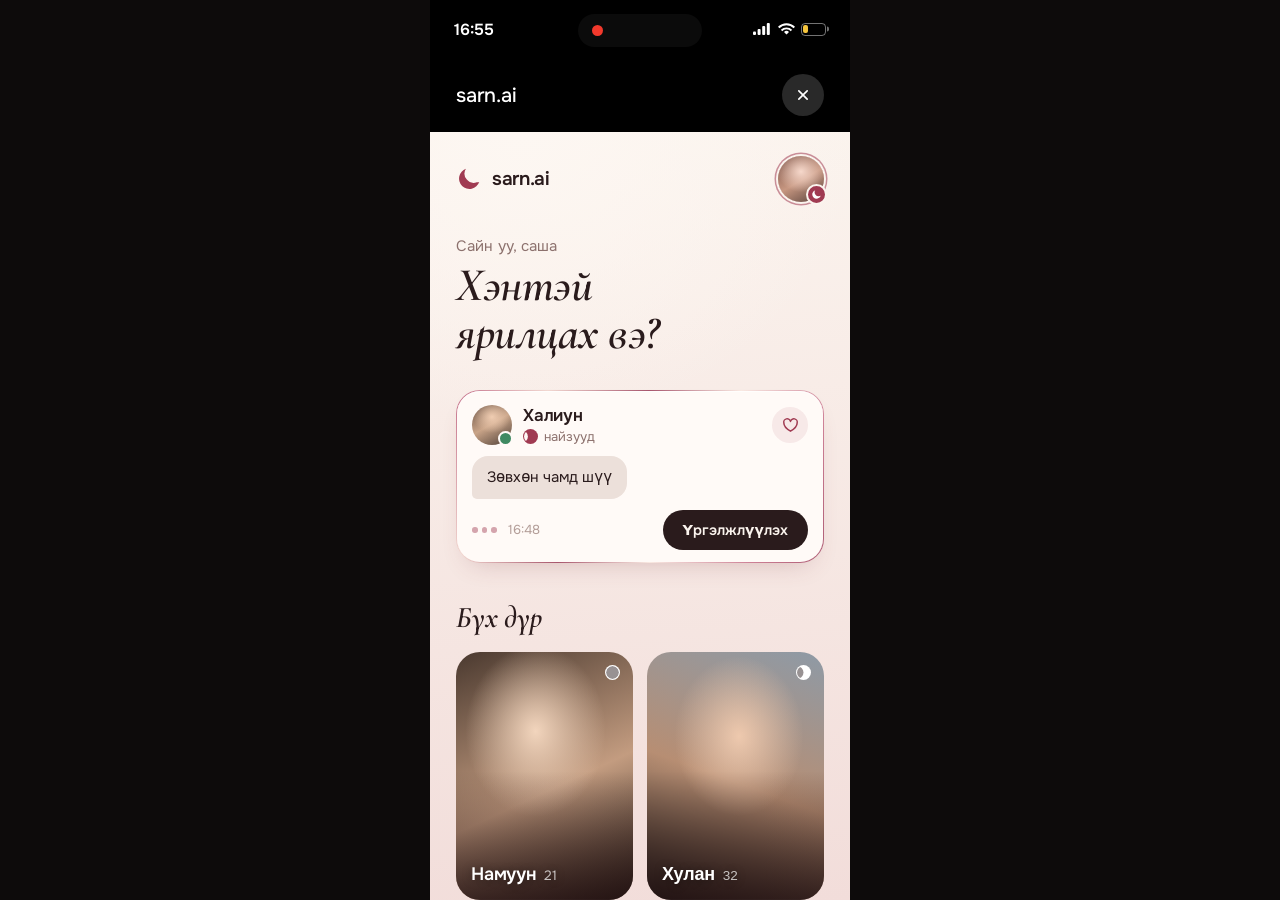
<file: index.html>
<!DOCTYPE html>
<html lang="mn">
<head>
<meta charset="UTF-8">
<meta name="viewport" content="width=device-width, initial-scale=1, viewport-fit=cover">
<title>sarn.ai</title>
<link rel="preconnect" href="https://fonts.googleapis.com">
<link rel="preconnect" href="https://fonts.gstatic.com" crossorigin>
<link href="https://fonts.googleapis.com/css2?family=Cormorant:ital,wght@0,500;0,600;1,500;1,600&family=Onest:wght@400;500;600;700&display=swap" rel="stylesheet">
<link rel="stylesheet" href="base.css">
<link rel="stylesheet" href="home.css">
</head>
<body>

<div class="phone">

  <!-- ══ iOS status bar ══ -->
  <div class="statusbar">
    <span class="statusbar__time">16:55</span>
    <span class="island"><i></i></span>
    <span class="statusbar__icons">
      <svg class="ic" viewBox="0 0 19 12" aria-hidden="true">
        <rect x="0" y="8.5" width="3" height="3.5" rx="1"/>
        <rect x="4.6" y="6" width="3" height="6" rx="1"/>
        <rect x="9.2" y="3" width="3" height="9" rx="1"/>
        <rect x="13.8" y="0" width="3" height="12" rx="1"/>
      </svg>
      <svg class="ic" viewBox="0 0 17 12" aria-hidden="true">
        <path d="M8.5 11.6 6 8.9a3.6 3.6 0 0 1 5 0l-2.5 2.7Z"/>
        <path d="M8.5 6.3a5.9 5.9 0 0 0-4.3 1.9L2.9 6.8a7.7 7.7 0 0 1 11.2 0l-1.3 1.4a5.9 5.9 0 0 0-4.3-1.9Z"/>
        <path d="M8.5 2.2a10 10 0 0 0-7.1 3L0 3.8a12 12 0 0 1 17 0l-1.4 1.4a10 10 0 0 0-7.1-3Z"/>
      </svg>
      <span class="batt"><i></i></span>
    </span>
  </div>

  <!-- ══ In-app browser chrome ══ -->
  <header class="chrome">
    <span class="chrome__title">sarn.ai</span>
    <button class="chrome__close" type="button" aria-label="Хаах">
      <svg viewBox="0 0 24 24" aria-hidden="true"><path d="M7 7 17 17M17 7 7 17"/></svg>
    </button>
  </header>

  <!-- ══ Home ══ -->
  <main class="paper home">

    <div class="home__top">
      <span class="brand">
        <svg class="brand__moon" viewBox="0 0 32 32" aria-hidden="true">
          <path d="M25.6 20.1A11.4 11.4 0 0 1 12.2 3.4a12.8 12.8 0 1 0 16.4 16.4 11.4 11.4 0 0 1-3 .3Z"/>
        </svg>
        <span class="brand__word">sarn.ai</span>
      </span>

      <!-- profile — replaces the settings gear -->
      <button class="me" type="button" aria-label="Миний профайл">
        <span class="me__face" aria-hidden="true"></span>
        <span class="me__badge" aria-hidden="true">
          <svg viewBox="0 0 32 32"><path d="M25.6 20.1A11.4 11.4 0 0 1 12.2 3.4a12.8 12.8 0 1 0 16.4 16.4 11.4 11.4 0 0 1-3 .3Z"/></svg>
        </span>
      </button>
    </div>

    <p class="hello">Сайн уу, саша</p>
    <h1 class="ask serif">Хэнтэй<br>ярилцах вэ?</h1>

    <!-- ══ chat preview — the page's main event ══ -->
    <article class="chat satin">
      <header class="chat__head">
        <span class="face face--halin face--online" role="img" aria-label="Халиун"></span>
        <span class="chat__id">
          <b>Халиун</b>
          <span class="level"><i class="moon moon--crescent" aria-hidden="true"></i>найзууд</span>
        </span>
        <button class="like" type="button" aria-pressed="false" aria-label="Дуртай">
          <svg viewBox="0 0 24 24" aria-hidden="true">
            <path d="M12 20.4C12 20.4 3.6 15.6 3.6 10.1A4.2 4.2 0 0 1 12 8.1a4.2 4.2 0 0 1 8.4 2c0 5.5-8.4 10.3-8.4 10.3Z"/>
          </svg>
        </button>
      </header>

      <p class="bubble">Зөвхөн чамд шүү</p>

      <footer class="chat__foot">
        <span class="typing" aria-label="бичиж байна"><i></i><i></i><i></i></span>
        <span class="stamp">16:48</span>
        <button class="go" type="button">Үргэлжлүүлэх</button>
      </footer>
    </article>

    <h2 class="section serif">Бүх дүр</h2>

    <div class="grid">
      <a class="card card--namuun" href="profile.html">
        <i class="moon moon--new card__moon" aria-hidden="true"></i>
        <span class="card__name">Намуун<span>21</span></span>
      </a>
      <button class="card card--hulan" type="button">
        <i class="moon moon--half card__moon" aria-hidden="true"></i>
        <span class="card__name">Хулан<span>32</span></span>
      </button>
      <button class="card card--temka" type="button">
        <i class="moon moon--new card__moon" aria-hidden="true"></i>
        <span class="card__name">Тэмка<span>26</span></span>
      </button>
      <a class="card card--halin" href="profile.html">
        <i class="moon moon--crescent card__moon" aria-hidden="true"></i>
        <span class="card__name">Халиун<span>24</span></span>
      </a>
    </div>

  </main>
</div>

<script>
  // heart toggle — the one playful bit of state on the page
  var like = document.querySelector('.like');
  like.addEventListener('click', function () {
    var on = like.getAttribute('aria-pressed') === 'true';
    like.setAttribute('aria-pressed', String(!on));
    if (!on) {
      like.classList.remove('is-pop');
      void like.offsetWidth;
      like.classList.add('is-pop');
    }
  });
</script>

</body>
</html>
</file>
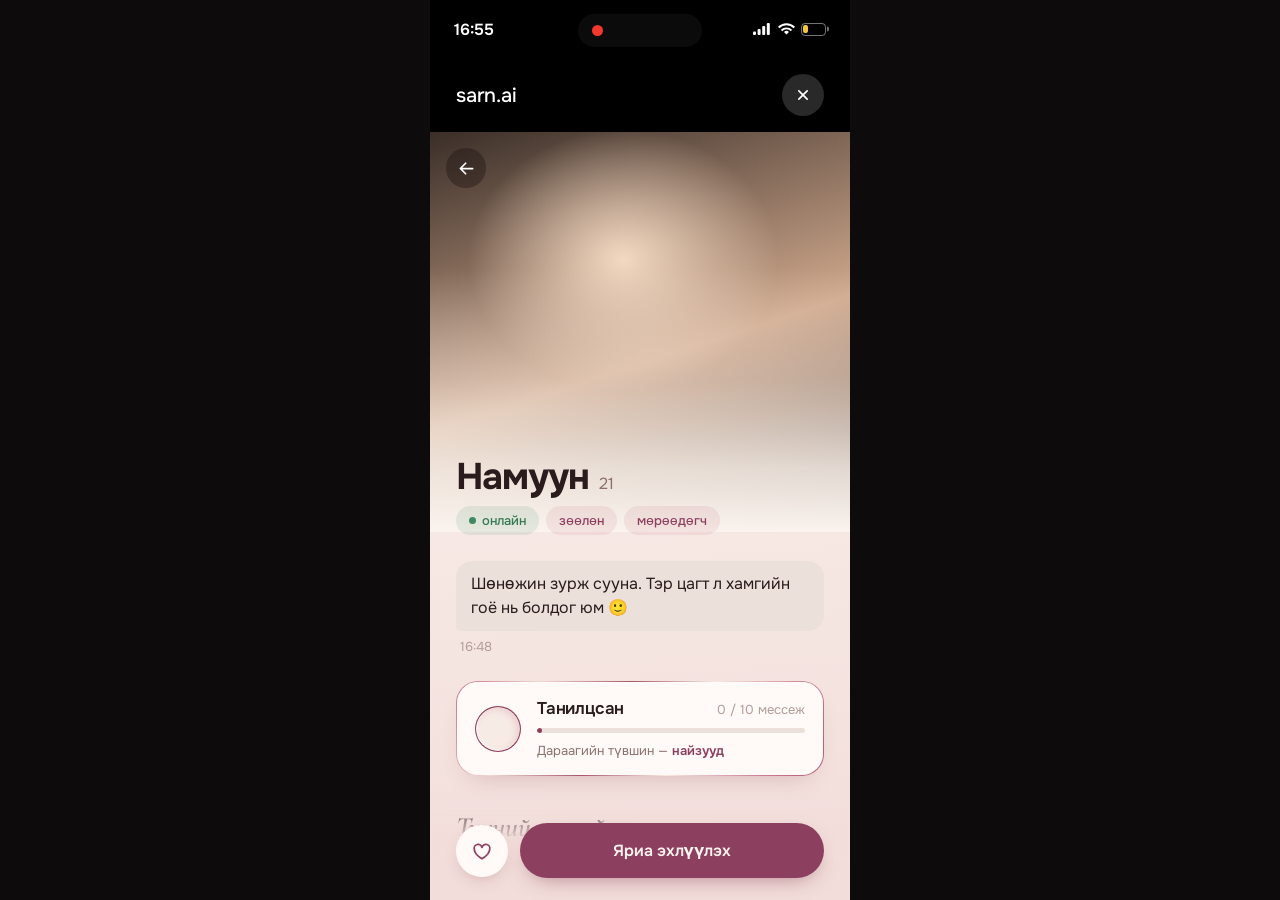
<file: profile.html>
<!DOCTYPE html>
<html lang="mn">
<head>
<meta charset="UTF-8">
<meta name="viewport" content="width=device-width, initial-scale=1, viewport-fit=cover">
<title>Намуун — sarn.ai</title>
<link rel="preconnect" href="https://fonts.googleapis.com">
<link rel="preconnect" href="https://fonts.gstatic.com" crossorigin>
<link href="https://fonts.googleapis.com/css2?family=Cormorant:ital,wght@0,500;0,600;1,500;1,600&family=Onest:wght@400;500;600;700&display=swap" rel="stylesheet">
<link rel="stylesheet" href="base.css">
<link rel="stylesheet" href="profile.css">
</head>
<body>

<div class="phone">

  <!-- ══ iOS status bar ══ -->
  <div class="statusbar">
    <span class="statusbar__time">16:55</span>
    <span class="island"><i></i></span>
    <span class="statusbar__icons">
      <svg class="ic" viewBox="0 0 19 12" aria-hidden="true">
        <rect x="0" y="8.5" width="3" height="3.5" rx="1"/>
        <rect x="4.6" y="6" width="3" height="6" rx="1"/>
        <rect x="9.2" y="3" width="3" height="9" rx="1"/>
        <rect x="13.8" y="0" width="3" height="12" rx="1"/>
      </svg>
      <svg class="ic" viewBox="0 0 17 12" aria-hidden="true">
        <path d="M8.5 11.6 6 8.9a3.6 3.6 0 0 1 5 0l-2.5 2.7Z"/>
        <path d="M8.5 6.3a5.9 5.9 0 0 0-4.3 1.9L2.9 6.8a7.7 7.7 0 0 1 11.2 0l-1.3 1.4a5.9 5.9 0 0 0-4.3-1.9Z"/>
        <path d="M8.5 2.2a10 10 0 0 0-7.1 3L0 3.8a12 12 0 0 1 17 0l-1.4 1.4a10 10 0 0 0-7.1-3Z"/>
      </svg>
      <span class="batt"><i></i></span>
    </span>
  </div>

  <!-- ══ In-app browser chrome ══ -->
  <header class="chrome">
    <span class="chrome__title">sarn.ai</span>
    <button class="chrome__close" type="button" aria-label="Хаах">
      <svg viewBox="0 0 24 24" aria-hidden="true"><path d="M7 7 17 17M17 7 7 17"/></svg>
    </button>
  </header>

  <div class="stage" data-her="namuun">
    <main class="paper prof">

      <!-- ══ hero ══ -->
      <div class="hero hero--namuun">
        <a class="back" href="index.html" aria-label="Буцах">
          <svg viewBox="0 0 24 24" aria-hidden="true"><path d="M19 12H6M11 6l-6 6 6 6"/></svg>
        </a>
        <div class="hero__fade"></div>
      </div>

      <!-- ══ who she is ══ -->
      <div class="ident">
        <h1 class="ident__name">Намуун<span>21</span></h1>
        <p class="tags">
          <span class="tag tag--live"><i aria-hidden="true"></i>онлайн</span>
          <span class="tag">зөөлөн</span>
          <span class="tag">мөрөөдөгч</span>
        </p>
      </div>

      <div class="prof__body">

        <!-- her last line, as a line — not a box -->
        <p class="bubble">Шөнөжин зурж сууна. Тэр цагт л хамгийн гоё нь болдог юм 🙂</p>
        <p class="said">16:48</p>

        <!-- ══ the moon dial — one satin panel per screen ══ -->
        <section class="bond satin" aria-label="Харилцааны түвшин">
          <i class="moon moon--new bond__dial" aria-hidden="true"></i>
          <div class="bond__info">
            <div class="bond__row">
              <b>Танилцсан</b>
              <span class="stamp">0 / 10 мессеж</span>
            </div>
            <div class="track"><i style="--fill: 2%"></i></div>
            <p class="bond__next">Дараагийн түвшин — <em>найзууд</em></p>
          </div>
        </section>

        <h2 class="h2 serif">Түүний тухай</h2>
        <p class="prose">Дүрслэх урлагийн оюутан. Өдөржин зурж, орой нь юу зурснаа ярих хүн хайдаг. Эхлээд жаахан ичимхий ч дасах тусам нээлттэй болдог.</p>

        <h2 class="h2 serif">Үйлдлүүд</h2>
        <p class="note">Худалдаж авсан бичлэг LIME чат руу тань ирнэ.</p>

        <div class="acts">
          <article class="act">
            <span class="act__icon" aria-hidden="true">
              <svg viewBox="0 0 24 24"><path d="M9 6.5 17.5 12 9 17.5V6.5Z"/></svg>
            </span>
            <h3 class="act__title">Sketch</h3>
            <p class="act__desc">Чамайг бодоод нэг юм зурлаа 🙂</p>
          </article>

          <article class="act act--locked">
            <span class="act__icon" aria-hidden="true">
              <svg viewBox="0 0 24 24">
                <rect x="5.5" y="10.5" width="13" height="9" rx="2.5"/>
                <path d="M8.5 10.5V8a3.5 3.5 0 0 1 7 0v2.5"/>
              </svg>
            </span>
            <h3 class="act__title">Spin</h3>
            <p class="act__desc">Sketch-ийн дараа онгойно</p>
          </article>
        </div>

      </div>
    </main>

    <!-- ══ dock ══ -->
    <div class="dock">
      <button class="like" type="button" aria-pressed="false" aria-label="Дуртай">
        <svg viewBox="0 0 24 24" aria-hidden="true">
          <path d="M12 20.4C12 20.4 3.6 15.6 3.6 10.1A4.2 4.2 0 0 1 12 8.1a4.2 4.2 0 0 1 8.4 2c0 5.5-8.4 10.3-8.4 10.3Z"/>
        </svg>
      </button>
      <button class="go go--wide" type="button">Яриа эхлүүлэх</button>
    </div>
  </div>
</div>

<script>
  var like = document.querySelector('.like');
  like.addEventListener('click', function () {
    var on = like.getAttribute('aria-pressed') === 'true';
    like.setAttribute('aria-pressed', String(!on));
    if (!on) {
      like.classList.remove('is-pop');
      void like.offsetWidth;
      like.classList.add('is-pop');
    }
  });
</script>

</body>
</html>
</file>
<file: base.css>
/* ══════════════════════════════════════════════
   sarn.ai — shared foundation
   tokens · phone shell · moon phase · heart · bubble
   ══════════════════════════════════════════════ */

:root {
  --milk:      #fbf4ee;   /* cream, top of the page */
  --blush:     #f2ddda;   /* warm rose, bottom of the page */
  --surface:   #fffaf7;   /* raised card */
  --veil:      #ece0da;   /* recessed fill — her bubbles, tracks */

  --rosewood:  #a03b52;   /* primary accent */
  --ink:       #2a1b1c;   /* warm brown-black */
  --mute:      #8c716d;   /* secondary text */
  --faint:     #b39d98;   /* tertiary text */

  --pad:       26px;
}

/* per-character accent */
[data-her="halin"]  { --rosewood: #b04a46; }
[data-her="namuun"] { --rosewood: #8d3f60; }

* { box-sizing: border-box; }

html, body { margin: 0; height: 100%; }

body {
  background: #0d0b0b;
  font-family: "Onest", -apple-system, BlinkMacSystemFont, "Segoe UI", Roboto, system-ui, sans-serif;
  -webkit-font-smoothing: antialiased;
  display: grid;
  place-items: center;
}

:where(a, button):focus-visible {
  outline: 2px solid var(--rosewood);
  outline-offset: 3px;
}

/* ── phone shell ── */

.phone {
  position: relative;
  width: 100%;
  max-width: 420px;
  height: 100dvh;
  max-height: 910px;
  overflow: hidden;
  background: #000;
  display: flex;
  flex-direction: column;
}

@media (min-width: 460px) and (min-height: 940px) {
  .phone { border-radius: 44px; box-shadow: 0 30px 80px rgba(0, 0, 0, .55); }
}

/* ── status bar ── */

.statusbar {
  position: relative;
  flex: none;
  height: 58px;
  padding: 0 24px;
  display: flex;
  align-items: center;
  justify-content: space-between;
  color: #fff;
  font-size: 16px;
  font-weight: 600;
}

.island {
  position: absolute;
  left: 50%;
  top: 14px;
  transform: translateX(-50%);
  width: 124px;
  height: 33px;
  border-radius: 999px;
  background: #0b0b0b;
  display: flex;
  align-items: center;
  padding-left: 14px;
}

.island i { width: 11px; height: 11px; border-radius: 50%; background: #f2392c; }

.statusbar__icons { display: inline-flex; align-items: center; gap: 6px; }

.ic { height: 12px; fill: #fff; }

.batt {
  position: relative;
  width: 25px;
  height: 13px;
  border: 1.4px solid rgba(255, 255, 255, .45);
  border-radius: 4px;
  padding: 1.4px;
}

.batt::after {
  content: "";
  position: absolute;
  right: -3.5px;
  top: 50%;
  transform: translateY(-50%);
  width: 2px;
  height: 5px;
  border-radius: 0 2px 2px 0;
  background: rgba(255, 255, 255, .45);
}

.batt i { display: block; width: 24%; height: 100%; border-radius: 2px; background: #f5c53d; }

/* ── in-app browser chrome ── */

.chrome {
  flex: none;
  height: 74px;
  padding: 0 var(--pad);
  display: flex;
  align-items: center;
  justify-content: space-between;
  background: #000;
  color: #fff;
}

.chrome__title {
  font-size: 20px;
  font-weight: 500;
  letter-spacing: -.2px;
}

.chrome__close {
  width: 42px;
  height: 42px;
  border: 0;
  border-radius: 50%;
  background: rgba(255, 255, 255, .16);
  color: #fff;
  display: grid;
  place-items: center;
  cursor: pointer;
}

.chrome__close svg {
  width: 20px; height: 20px;
  fill: none; stroke: currentColor; stroke-width: 2; stroke-linecap: round;
}

/* ══ the paper ══ */

.paper {
  flex: 1;
  min-height: 0;
  overflow-y: auto;
  overscroll-behavior: contain;
  background:
    radial-gradient(130% 62% at 22% 0%, #fdf7f2 0%, transparent 62%),
    linear-gradient(176deg, var(--milk) 0%, var(--blush) 100%);
  color: var(--ink);
  scrollbar-width: thin;
  scrollbar-color: rgba(60, 35, 30, .18) transparent;
}

.paper::-webkit-scrollbar { width: 5px; }
.paper::-webkit-scrollbar-thumb { background: rgba(60, 35, 30, .18); border-radius: 999px; }

/* ── satin edge — reserved for one element per screen ── */

.satin {
  border: 1.6px solid transparent;
  background:
    linear-gradient(var(--surface), var(--surface)) padding-box,
    linear-gradient(118deg,
      #c4708a 0%, #f2d8d1 20%, #a8566d 42%,
      #f9e9e2 62%, #cd8096 84%, #ad5c74 100%) border-box;
  box-shadow:
    inset 0 1px 0 rgba(255, 255, 255, .8),
    0 12px 26px -14px rgba(130, 60, 70, .3);
}

/* ── display type ── */

.serif {
  font-family: "Cormorant", Georgia, serif;
  font-style: italic;
  font-weight: 600;
  letter-spacing: -.2px;
}

/* ── moon phase = relationship level ── */

.moon {
  position: relative;
  flex: none;
  width: 15px;
  height: 15px;
  border-radius: 50%;
  overflow: hidden;
  border: 1.4px solid var(--moon-ring, rgba(160, 59, 82, .42));
  background: var(--moon-lit, var(--rosewood));
}

/* the shadowed half, slid across to carve the phase */
.moon::after {
  content: "";
  position: absolute;
  inset: 0;
  border-radius: 50%;
  background: var(--moon-dark, var(--surface));
  transform: translateX(var(--phase, 0));
}

.moon--new      { --phase: 0; }
.moon--crescent { --phase: -70%; }
.moon--half     { --phase: -50%; }
.moon--gibbous  { --phase: -26%; }
.moon--full::after { display: none; }

/* ── heart — tap to keep her close ── */

.like {
  flex: none;
  width: 36px;
  height: 36px;
  padding: 0;
  border: 0;
  border-radius: 50%;
  background: rgba(160, 59, 82, .09);
  color: var(--rosewood);
  display: grid;
  place-items: center;
  cursor: pointer;
  transition: background .18s ease, transform .18s cubic-bezier(.3, 1.5, .5, 1);
}

.like svg {
  width: 19px;
  height: 19px;
  fill: none;
  stroke: currentColor;
  stroke-width: 1.9;
  stroke-linejoin: round;
}

.like:active { transform: scale(.88); }

.like[aria-pressed="true"] {
  background: var(--rosewood);
  color: #fff;
}

.like[aria-pressed="true"] svg { fill: currentColor; }

.like.is-pop { animation: pop .42s cubic-bezier(.3, 1.6, .4, 1); }

@keyframes pop {
  0%   { transform: scale(.82); }
  45%  { transform: scale(1.16); }
  100% { transform: scale(1); }
}

/* ── her line ── */

.bubble {
  width: fit-content;
  max-width: 88%;
  margin: 0 0 11px;
  padding: 11px 15px;
  background: var(--veil);
  color: var(--ink);
  border-radius: 16px 16px 16px 5px;
  font-size: 15px;
  line-height: 1.4;
}

/* ── live typing — the one piece of ambient motion ── */

.typing { display: inline-flex; align-items: center; gap: 4px; }

.typing i {
  width: 5.5px;
  height: 5.5px;
  border-radius: 50%;
  background: var(--rosewood);
  opacity: .45;
  animation: blink 1.25s infinite ease-in-out;
}

.typing i:nth-child(2) { animation-delay: .18s; }
.typing i:nth-child(3) { animation-delay: .36s; }

@keyframes blink {
  0%, 70%, 100% { opacity: .35; transform: translateY(0); }
  35%           { opacity: 1;   transform: translateY(-2.5px); }
}

.stamp {
  color: var(--faint);
  font-size: 13px;
}

/* ── primary pill ── */

.go {
  flex: none;
  border: 0;
  padding: 11px 20px;
  border-radius: 999px;
  background: var(--ink);
  color: var(--milk);
  font-family: inherit;
  font-size: 14.5px;
  font-weight: 600;
  cursor: pointer;
  text-decoration: none;
  display: inline-flex;
  align-items: center;
  justify-content: center;
  transition: transform .16s ease, background .16s ease;
}

.go:active { transform: scale(.97); background: #3d2828; }

/* ── faces ── */

.face {
  position: relative;
  flex: none;
  border-radius: 50%;
  background-size: cover;
  background-position: center 24%;
}

.face--online::after {
  content: "";
  position: absolute;
  right: -1px;
  bottom: -1px;
  width: 11px;
  height: 11px;
  border-radius: 50%;
  background: #3f8a62;
  border: 2.2px solid var(--surface);
}

.face--halin {
  background-image:
    radial-gradient(64% 56% at 50% 30%, #f0cdb2 0%, transparent 72%),
    linear-gradient(150deg, #6b5346 0%, #c9a488 48%, #4b3c34 100%);
}

.face--namuun {
  background-image:
    radial-gradient(60% 54% at 46% 30%, #f3d8c1 0%, transparent 72%),
    linear-gradient(155deg, #4a392f 0%, #c39c80 55%, #33261f 100%);
}

@media (prefers-reduced-motion: reduce) {
  .typing i { animation: none; opacity: .5; }
  .like.is-pop { animation: none; }
  .like, .go { transition: none; }
}
</file>
<file: home.css>
/* ══════════════════════════════════════════════
   sarn.ai — home
   ══════════════════════════════════════════════ */

.home { padding: 24px var(--pad) 44px; }

/* ── top row ── */

.home__top {
  display: flex;
  align-items: center;
  justify-content: space-between;
  margin-bottom: 34px;
}

.brand { display: inline-flex; align-items: center; gap: 10px; }

.brand__moon { width: 26px; height: 26px; fill: var(--rosewood); }

.brand__word {
  font-size: 19px;
  font-weight: 600;
  letter-spacing: -.35px;
}

/* profile — stands where the settings gear used to */

.me {
  position: relative;
  width: 46px;
  height: 46px;
  padding: 0;
  border: 0;
  background: none;
  cursor: pointer;
  transition: transform .18s cubic-bezier(.3, 1.4, .5, 1);
}

.me:active { transform: scale(.93); }

.me__face {
  display: block;
  width: 100%;
  height: 100%;
  border-radius: 50%;
  background:
    radial-gradient(70% 62% at 50% 34%, #f6d8cb 0%, transparent 72%),
    linear-gradient(150deg, #7b5348 0%, #c79781 52%, #55403a 100%);
  box-shadow:
    0 0 0 2px var(--milk),
    0 0 0 3.5px rgba(160, 59, 82, .55);
}

.me__badge {
  position: absolute;
  right: -3px;
  bottom: -3px;
  width: 21px;
  height: 21px;
  border-radius: 50%;
  background: var(--rosewood);
  border: 2.5px solid var(--milk);
  display: grid;
  place-items: center;
}

.me__badge svg { width: 11px; height: 11px; fill: #fff; }

/* ── greeting ── */

.hello {
  margin: 0 0 6px;
  color: var(--mute);
  font-size: 15px;
  letter-spacing: .1px;
}

.ask {
  font-size: 47px;
  line-height: 1.02;
  letter-spacing: -.5px;
  margin: 0 0 32px;
}

/* ══ chat preview — compact, satin-edged ══ */

.chat {
  position: relative;
  border-radius: 24px;
  padding: 14px 15px 12px;
  margin-bottom: 36px;
}

.chat__head {
  display: flex;
  align-items: center;
  gap: 11px;
  margin-bottom: 11px;
}

.chat .face { width: 40px; height: 40px; }

.chat__id { flex: 1; display: grid; gap: 2px; }

.chat__id b {
  font-size: 17px;
  font-weight: 600;
  letter-spacing: -.2px;
}

.level {
  display: inline-flex;
  align-items: center;
  gap: 6px;
  color: var(--mute);
  font-size: 13px;
}

.chat__foot {
  display: flex;
  align-items: center;
  gap: 11px;
}

.chat__foot .stamp { flex: 1; }

/* ══ all characters ══ */

.section {
  font-size: 30px;
  margin: 0 0 16px;
}

.grid {
  display: grid;
  grid-template-columns: 1fr 1fr;
  gap: 14px;
}

.card {
  position: relative;
  aspect-ratio: 5 / 7;
  border: 0;
  padding: 0;
  border-radius: 24px;
  overflow: hidden;
  cursor: pointer;
  display: flex;
  align-items: flex-end;
  background-size: cover;
  background-position: center;
  text-decoration: none;
  transition: transform .18s cubic-bezier(.3, 1.2, .5, 1);
}

.card:active { transform: scale(.975); }

.card::after {
  content: "";
  position: absolute;
  inset: 0;
  background: linear-gradient(180deg, transparent 48%, rgba(30, 12, 14, .72) 100%);
}

.card--namuun {
  background-image:
    radial-gradient(55% 48% at 45% 32%, #f2d5bd 0%, transparent 72%),
    linear-gradient(155deg, #4a392f 0%, #c39c80 55%, #33261f 100%);
}
.card--hulan {
  background-image:
    radial-gradient(52% 46% at 52% 34%, #eec9ae 0%, transparent 70%),
    linear-gradient(200deg, #8e9aa6 0%, #b78e73 52%, #2e2621 100%);
}
.card--temka {
  background-image:
    radial-gradient(50% 44% at 48% 38%, #d9b294 0%, transparent 70%),
    linear-gradient(165deg, #2c2c2e 0%, #6e5a4c 60%, #1c1b1a 100%);
}
.card--halin {
  background-image:
    radial-gradient(55% 48% at 50% 30%, #e8c6ab 0%, transparent 70%),
    linear-gradient(150deg, #6b5346 0%, #c9a488 48%, #4b3c34 100%);
}

.card__moon {
  position: absolute;
  top: 13px;
  right: 13px;
  z-index: 1;
  --moon-lit:  #fff;
  --moon-dark: rgba(28, 14, 16, .45);
  --moon-ring: rgba(255, 255, 255, .72);
}

.card__name {
  position: relative;
  z-index: 1;
  padding: 15px;
  color: #fff;
  font-size: 18px;
  font-weight: 600;
  letter-spacing: -.2px;
  text-shadow: 0 1px 10px rgba(0, 0, 0, .45);
  display: inline-flex;
  align-items: baseline;
  gap: 8px;
}

.card__name span {
  font-size: 13.5px;
  font-weight: 400;
  color: rgba(255, 255, 255, .72);
}

@media (prefers-reduced-motion: reduce) {
  .card, .me { transition: none; }
}
</file>
<file: profile.css>
/* ══════════════════════════════════════════════
   sarn.ai — her page
   content sits ON the paper; only the moon dial is a panel
   ══════════════════════════════════════════════ */

.stage {
  position: relative;
  flex: 1;
  min-height: 0;
  display: flex;
}

.prof { padding: 0 0 104px; }

/* ══ hero ══ */

.hero {
  position: relative;
  height: 400px;
  background-size: cover;
  background-position: center 26%;
}

.hero--namuun {
  background-image:
    radial-gradient(50% 44% at 46% 32%, #f3d9c2 0%, transparent 74%),
    linear-gradient(162deg, #3a2e28 0%, #cfa88c 56%, #4a3a32 100%);
}

.hero--halin {
  background-image:
    radial-gradient(48% 42% at 52% 34%, #f0cfb4 0%, transparent 74%),
    linear-gradient(158deg, #2b2724 0%, #b79274 52%, #6d5647 100%);
}

/* the photo dissolves into the paper — long, soft, no visible seam */
.hero__fade {
  position: absolute;
  inset: 0;
  background: linear-gradient(180deg,
    rgba(251, 244, 238, 0) 34%,
    rgba(251, 244, 238, .34) 62%,
    rgba(251, 244, 238, .82) 84%,
    var(--milk) 100%);
}

.back {
  position: absolute;
  z-index: 2;
  top: 16px;
  left: 16px;
  width: 40px;
  height: 40px;
  border-radius: 50%;
  background: rgba(22, 12, 12, .34);
  backdrop-filter: blur(6px);
  color: #fff;
  display: grid;
  place-items: center;
  text-decoration: none;
}

.back svg {
  width: 21px; height: 21px;
  fill: none; stroke: currentColor; stroke-width: 2;
  stroke-linecap: round; stroke-linejoin: round;
}

/* ══ identity — rides the bottom of the fade ══ */

.ident {
  position: relative;
  margin-top: -74px;
  padding: 0 var(--pad);
}

.ident__name {
  margin: 0 0 11px;
  font-size: 37px;
  font-weight: 700;
  letter-spacing: -1px;
  line-height: 1;
  display: flex;
  align-items: baseline;
  gap: 10px;
}

.ident__name span {
  font-size: 16px;
  font-weight: 400;
  letter-spacing: 0;
  color: var(--mute);
}

.tags {
  margin: 0;
  display: flex;
  flex-wrap: wrap;
  gap: 7px;
}

.tag {
  display: inline-flex;
  align-items: center;
  gap: 6px;
  padding: 6px 13px;
  border-radius: 999px;
  background: rgba(160, 59, 82, .09);
  color: var(--rosewood);
  font-size: 13px;
  font-weight: 500;
}

.tag--live {
  background: rgba(63, 138, 98, .12);
  color: #347952;
}

.tag--live i {
  width: 7px;
  height: 7px;
  border-radius: 50%;
  background: #3f8a62;
}

/* ══ body ══ */

.prof__body { padding: 26px var(--pad) 0; }

.prof__body .bubble {
  max-width: 100%;
  margin-bottom: 7px;
  font-size: 16px;
  line-height: 1.5;
}

.said {
  margin: 0 0 26px 4px;
  color: var(--faint);
  font-size: 13px;
}

/* ══ moon dial ══ */

.bond {
  border-radius: 22px;
  padding: 16px 18px;
  margin-bottom: 34px;
  display: flex;
  align-items: center;
  gap: 16px;
}

.bond__dial {
  width: 46px;
  height: 46px;
  border-width: 1.8px;
  --moon-dark: #f7ebe6;
  --moon-ring: rgba(160, 59, 82, .28);
}

/* earthshine — the unlit face still catches a little light */
.bond__dial::after {
  box-shadow:
    inset -3px 2px 7px rgba(160, 59, 82, .16),
    inset 1px -1px 3px rgba(255, 255, 255, .9);
}

.bond__info { flex: 1; min-width: 0; }

.bond__row {
  display: flex;
  align-items: baseline;
  justify-content: space-between;
  gap: 12px;
  margin-bottom: 9px;
}

.bond__row b {
  font-size: 17px;
  font-weight: 600;
  letter-spacing: -.2px;
}

.track {
  height: 5px;
  border-radius: 999px;
  background: var(--veil);
  overflow: hidden;
}

.track i {
  display: block;
  width: var(--fill);
  min-width: 5px;
  height: 100%;
  border-radius: 999px;
  background: var(--rosewood);
}

.bond__next {
  margin: 9px 0 0;
  color: var(--mute);
  font-size: 13px;
}

.bond__next em {
  font-style: normal;
  font-weight: 600;
  color: var(--rosewood);
}

/* ══ prose ══ */

.h2 {
  font-size: 28px;
  margin: 0 0 8px;
}

.prose {
  margin: 0 0 32px;
  max-width: 34em;
  color: var(--mute);
  font-size: 16px;
  line-height: 1.68;
}

.note {
  margin: 0 0 14px;
  color: var(--faint);
  font-size: 13.5px;
}

/* ══ actions — frosted, so they read as part of the paper ══ */

.acts {
  display: grid;
  grid-template-columns: 1fr 1fr;
  gap: 12px;
}

.act {
  padding: 16px;
  border-radius: 20px;
  border: 1px solid rgba(255, 255, 255, .78);
  background: rgba(255, 253, 250, .5);
  backdrop-filter: blur(8px);
}

.act__icon {
  width: 42px;
  height: 42px;
  margin-bottom: 12px;
  border-radius: 50%;
  background: rgba(160, 59, 82, .1);
  color: var(--rosewood);
  display: grid;
  place-items: center;
}

.act__icon svg {
  width: 20px;
  height: 20px;
  fill: none;
  stroke: currentColor;
  stroke-width: 1.8;
  stroke-linejoin: round;
}

.act__title {
  margin: 0 0 4px;
  font-size: 17px;
  font-weight: 600;
  letter-spacing: -.2px;
}

.act__desc {
  margin: 0;
  color: var(--mute);
  font-size: 13.5px;
  line-height: 1.45;
}

.act--locked {
  background: rgba(255, 253, 250, .26);
  border-color: rgba(255, 255, 255, .5);
}

.act--locked .act__icon {
  background: rgba(90, 60, 58, .08);
  color: var(--faint);
}

.act--locked .act__title,
.act--locked .act__desc { color: var(--faint); }

/* ══ dock ══ */

.dock {
  position: absolute;
  z-index: 3;
  left: 0;
  right: 0;
  bottom: 0;
  padding: 30px var(--pad) 22px;
  display: flex;
  align-items: center;
  gap: 12px;
  background: linear-gradient(180deg,
    rgba(242, 221, 218, 0) 0%,
    rgba(242, 221, 218, .88) 40%,
    var(--blush) 68%);
  pointer-events: none;
}

.dock > * { pointer-events: auto; }

.dock .like {
  width: 52px;
  height: 52px;
  background: var(--surface);
  box-shadow: 0 6px 18px -8px rgba(120, 60, 60, .4);
}

.dock .like svg { width: 22px; height: 22px; }

.go--wide {
  flex: 1;
  padding: 17px 24px;
  font-size: 16px;
  background: var(--rosewood);
  box-shadow: 0 8px 22px -10px rgba(120, 40, 60, .6);
}

.go--wide:active { background: var(--rosewood); filter: brightness(.93); }
</file>
